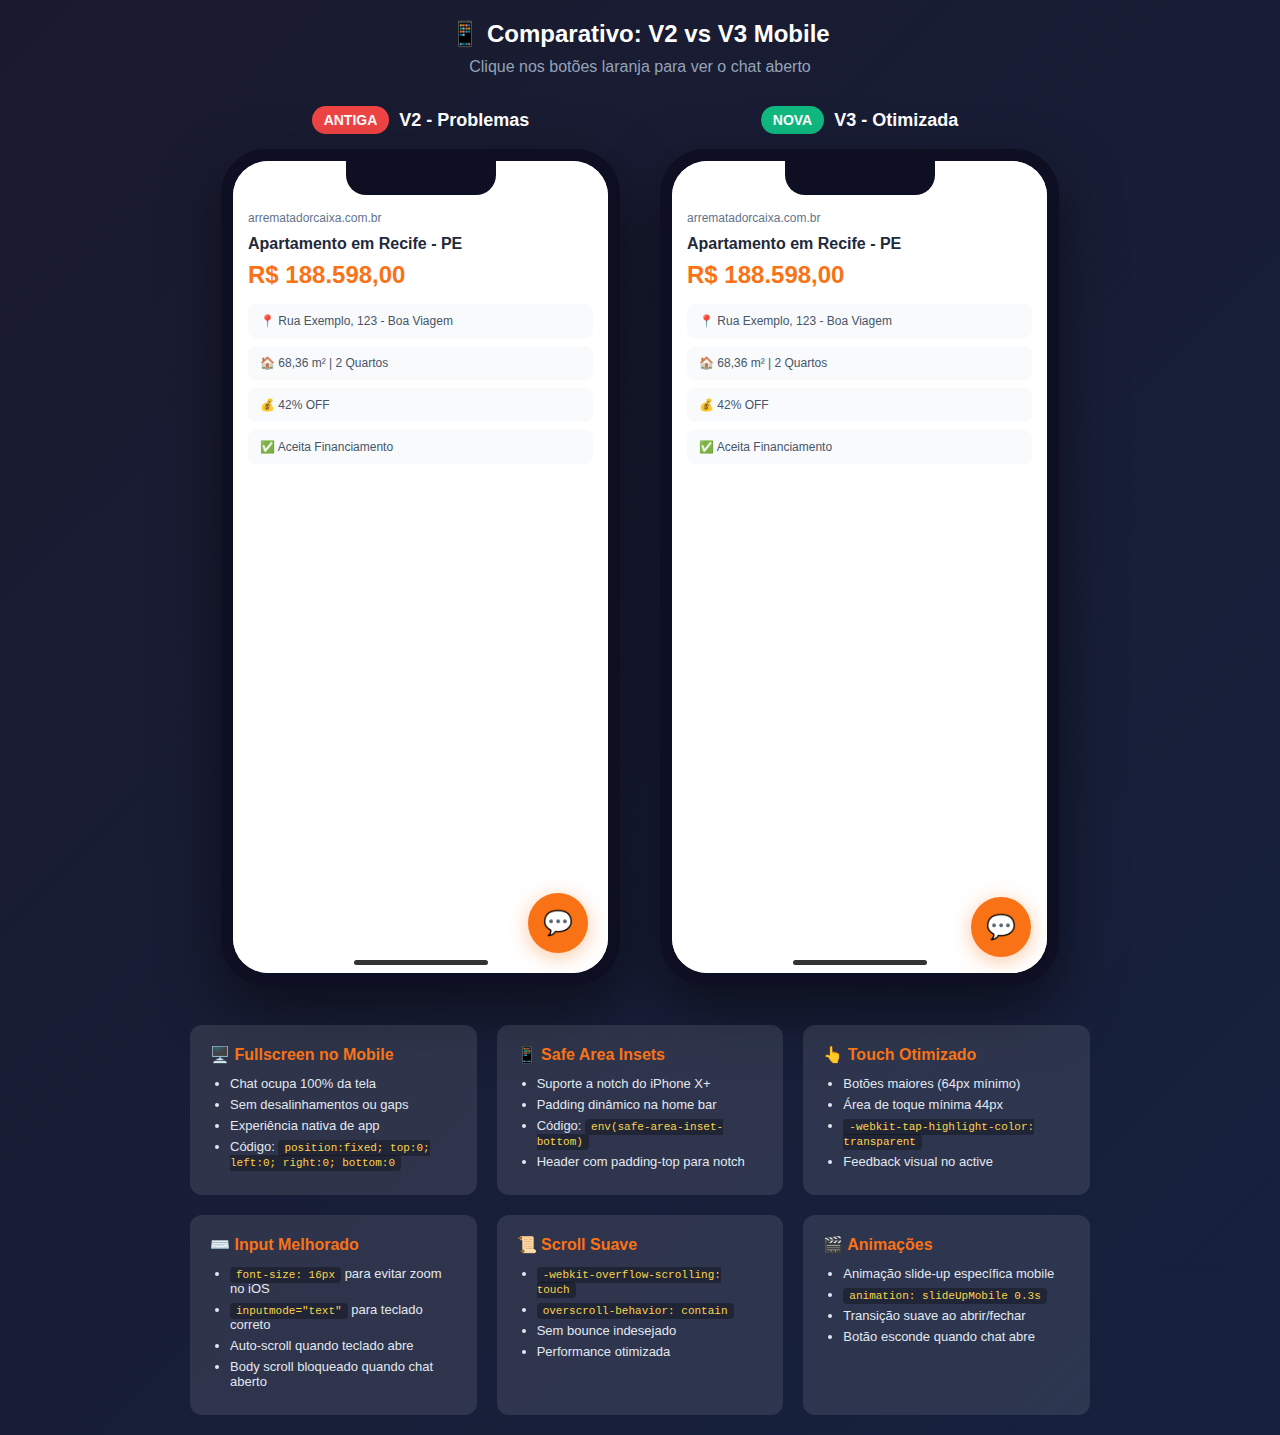
<file: widget/comparativo-v2-v3.html>
<!DOCTYPE html>
<html lang="pt-BR">
<head>
    <meta charset="UTF-8">
    <meta name="viewport" content="width=device-width, initial-scale=1.0">
    <title>Comparativo V2 vs V3 Mobile - Chat Widget</title>
    <style>
        * { margin: 0; padding: 0; box-sizing: border-box; }
        
        body {
            font-family: 'Inter', -apple-system, sans-serif;
            background: linear-gradient(135deg, #1a1a2e 0%, #16213e 100%);
            min-height: 100vh;
            padding: 20px;
        }
        
        h1 {
            color: white;
            text-align: center;
            margin-bottom: 10px;
            font-size: 24px;
        }
        
        .subtitle {
            color: #94a3b8;
            text-align: center;
            margin-bottom: 30px;
        }
        
        .comparison {
            display: flex;
            gap: 40px;
            justify-content: center;
            flex-wrap: wrap;
        }
        
        .version {
            display: flex;
            flex-direction: column;
            align-items: center;
            gap: 15px;
        }
        
        .version-label {
            display: flex;
            align-items: center;
            gap: 10px;
        }
        
        .badge {
            padding: 6px 12px;
            border-radius: 20px;
            font-weight: 600;
            font-size: 14px;
        }
        
        .badge.old {
            background: #ef4444;
            color: white;
        }
        
        .badge.new {
            background: #10b981;
            color: white;
        }
        
        .version-name {
            color: white;
            font-weight: 600;
            font-size: 18px;
        }
        
        .phone-frame {
            background: #0f0f23;
            border-radius: 45px;
            padding: 12px;
            box-shadow: 0 25px 60px rgba(0,0,0,0.5);
        }
        
        .phone-screen {
            width: 375px;
            height: 812px;
            background: #f5f5f5;
            border-radius: 35px;
            overflow: hidden;
            position: relative;
        }
        
        .notch {
            position: absolute;
            top: 0;
            left: 50%;
            transform: translateX(-50%);
            width: 150px;
            height: 34px;
            background: #0f0f23;
            border-radius: 0 0 20px 20px;
            z-index: 50;
        }
        
        .home-bar {
            position: absolute;
            bottom: 8px;
            left: 50%;
            transform: translateX(-50%);
            width: 134px;
            height: 5px;
            background: #333;
            border-radius: 3px;
            z-index: 50;
        }
        
        .page-bg {
            height: 100%;
            background: white;
            padding: 50px 15px 30px;
            overflow-y: auto;
        }
        
        .page-header {
            font-size: 12px;
            color: #64748b;
            margin-bottom: 10px;
        }
        
        .page-title {
            font-size: 16px;
            font-weight: 700;
            color: #1e293b;
            margin-bottom: 8px;
        }
        
        .page-price {
            font-size: 24px;
            font-weight: 700;
            color: #f97316;
            margin-bottom: 15px;
        }
        
        .page-info {
            background: #f8fafc;
            padding: 10px 12px;
            border-radius: 8px;
            margin-bottom: 8px;
            font-size: 12px;
            color: #475569;
        }
        
        /* Widget V2 simulado */
        .widget-v2 {
            position: absolute;
            bottom: 20px;
            right: 20px;
        }
        
        .widget-v2 .toggle {
            width: 60px;
            height: 60px;
            border-radius: 50%;
            background: #f97316;
            display: flex;
            align-items: center;
            justify-content: center;
            box-shadow: 0 4px 20px rgba(249,115,22,0.4);
            cursor: pointer;
            font-size: 24px;
            color: white;
        }
        
        .widget-v2 .chat-open {
            position: fixed;
            bottom: 70px;
            right: -20px;
            width: 100%;
            height: calc(100% - 80px);
            background: white;
            border-radius: 16px 16px 0 0;
            box-shadow: 0 -5px 30px rgba(0,0,0,0.2);
            display: flex;
            flex-direction: column;
        }
        
        /* Widget V3 simulado */
        .widget-v3 {
            position: absolute;
            bottom: 16px;
            right: 16px;
        }
        
        .widget-v3 .toggle {
            width: 60px;
            height: 60px;
            border-radius: 50%;
            background: #f97316;
            display: flex;
            align-items: center;
            justify-content: center;
            box-shadow: 0 4px 20px rgba(249,115,22,0.4);
            cursor: pointer;
            font-size: 24px;
            color: white;
        }
        
        .widget-v3 .chat-open {
            position: fixed;
            top: 0;
            left: 0;
            right: 0;
            bottom: 0;
            width: 100%;
            height: 100%;
            background: white;
            display: flex;
            flex-direction: column;
        }
        
        .chat-header {
            background: #f97316;
            color: white;
            padding: 16px;
            display: flex;
            align-items: center;
            justify-content: space-between;
        }
        
        .chat-header.v3 {
            padding-top: 50px;
        }
        
        .chat-header h3 {
            font-size: 14px;
            font-weight: 600;
        }
        
        .chat-header span {
            font-size: 11px;
            opacity: 0.9;
        }
        
        .chat-messages {
            flex: 1;
            background: #f8fafc;
            padding: 12px;
            overflow-y: auto;
        }
        
        .chat-msg {
            background: white;
            padding: 10px 12px;
            border-radius: 12px;
            border: 1px solid #e2e8f0;
            font-size: 12px;
            max-width: 85%;
            margin-bottom: 10px;
            line-height: 1.4;
        }
        
        .chat-input-area {
            padding: 12px;
            background: white;
            border-top: 1px solid #e2e8f0;
        }
        
        .chat-input-area.v3 {
            padding-bottom: 30px;
        }
        
        .input-row {
            display: flex;
            gap: 8px;
        }
        
        .input-row input {
            flex: 1;
            padding: 10px 14px;
            border: 1px solid #e2e8f0;
            border-radius: 20px;
            font-size: 13px;
        }
        
        .input-row button {
            width: 40px;
            height: 40px;
            border-radius: 50%;
            background: #f97316;
            border: none;
            color: white;
            font-size: 16px;
        }
        
        .wa-btn {
            width: 100%;
            padding: 12px;
            background: #25D366;
            color: white;
            border: none;
            border-radius: 10px;
            font-weight: 600;
            font-size: 12px;
            margin-top: 10px;
        }
        
        /* Issues highlight */
        .issue-box {
            position: absolute;
            background: rgba(239, 68, 68, 0.9);
            color: white;
            padding: 4px 8px;
            border-radius: 4px;
            font-size: 10px;
            font-weight: 600;
            white-space: nowrap;
        }
        
        .issue-1 { bottom: 0; right: 0; }
        .issue-2 { top: 50%; left: 10px; transform: translateY(-50%); }
        
        .fix-box {
            position: absolute;
            background: rgba(16, 185, 129, 0.9);
            color: white;
            padding: 4px 8px;
            border-radius: 4px;
            font-size: 10px;
            font-weight: 600;
            white-space: nowrap;
        }
        
        .fix-1 { top: 40px; left: 10px; }
        .fix-2 { bottom: 20px; left: 10px; }
        
        /* Changes list */
        .changes {
            max-width: 900px;
            margin: 40px auto 0;
            display: grid;
            grid-template-columns: repeat(auto-fit, minmax(280px, 1fr));
            gap: 20px;
        }
        
        .change-card {
            background: rgba(255,255,255,0.1);
            border-radius: 12px;
            padding: 20px;
        }
        
        .change-card h3 {
            color: #f97316;
            font-size: 16px;
            margin-bottom: 12px;
            display: flex;
            align-items: center;
            gap: 8px;
        }
        
        .change-card ul {
            color: #e2e8f0;
            font-size: 13px;
            padding-left: 20px;
        }
        
        .change-card li {
            margin-bottom: 6px;
        }
        
        .change-card code {
            background: rgba(0,0,0,0.3);
            padding: 2px 6px;
            border-radius: 4px;
            font-size: 11px;
            color: #fcd34d;
        }
    </style>
</head>
<body>
    <h1>📱 Comparativo: V2 vs V3 Mobile</h1>
    <p class="subtitle">Clique nos botões laranja para ver o chat aberto</p>
    
    <div class="comparison">
        <!-- V2 -->
        <div class="version">
            <div class="version-label">
                <span class="badge old">ANTIGA</span>
                <span class="version-name">V2 - Problemas</span>
            </div>
            <div class="phone-frame">
                <div class="phone-screen" id="phone-v2">
                    <div class="notch"></div>
                    <div class="page-bg">
                        <div class="page-header">arrematadorcaixa.com.br</div>
                        <div class="page-title">Apartamento em Recife - PE</div>
                        <div class="page-price">R$ 188.598,00</div>
                        <div class="page-info">📍 Rua Exemplo, 123 - Boa Viagem</div>
                        <div class="page-info">🏠 68,36 m² | 2 Quartos</div>
                        <div class="page-info">💰 42% OFF</div>
                        <div class="page-info">✅ Aceita Financiamento</div>
                    </div>
                    <div class="widget-v2" id="widget-v2">
                        <div class="toggle" onclick="toggleV2()">💬</div>
                    </div>
                    <div class="home-bar"></div>
                </div>
            </div>
        </div>
        
        <!-- V3 -->
        <div class="version">
            <div class="version-label">
                <span class="badge new">NOVA</span>
                <span class="version-name">V3 - Otimizada</span>
            </div>
            <div class="phone-frame">
                <div class="phone-screen" id="phone-v3">
                    <div class="notch"></div>
                    <div class="page-bg">
                        <div class="page-header">arrematadorcaixa.com.br</div>
                        <div class="page-title">Apartamento em Recife - PE</div>
                        <div class="page-price">R$ 188.598,00</div>
                        <div class="page-info">📍 Rua Exemplo, 123 - Boa Viagem</div>
                        <div class="page-info">🏠 68,36 m² | 2 Quartos</div>
                        <div class="page-info">💰 42% OFF</div>
                        <div class="page-info">✅ Aceita Financiamento</div>
                    </div>
                    <div class="widget-v3" id="widget-v3">
                        <div class="toggle" onclick="toggleV3()">💬</div>
                    </div>
                    <div class="home-bar"></div>
                </div>
            </div>
        </div>
    </div>
    
    <div class="changes">
        <div class="change-card">
            <h3>🖥️ Fullscreen no Mobile</h3>
            <ul>
                <li>Chat ocupa 100% da tela</li>
                <li>Sem desalinhamentos ou gaps</li>
                <li>Experiência nativa de app</li>
                <li>Código: <code>position:fixed; top:0; left:0; right:0; bottom:0</code></li>
            </ul>
        </div>
        
        <div class="change-card">
            <h3>📱 Safe Area Insets</h3>
            <ul>
                <li>Suporte a notch do iPhone X+</li>
                <li>Padding dinâmico na home bar</li>
                <li>Código: <code>env(safe-area-inset-bottom)</code></li>
                <li>Header com padding-top para notch</li>
            </ul>
        </div>
        
        <div class="change-card">
            <h3>👆 Touch Otimizado</h3>
            <ul>
                <li>Botões maiores (64px mínimo)</li>
                <li>Área de toque mínima 44px</li>
                <li><code>-webkit-tap-highlight-color: transparent</code></li>
                <li>Feedback visual no active</li>
            </ul>
        </div>
        
        <div class="change-card">
            <h3>⌨️ Input Melhorado</h3>
            <ul>
                <li><code>font-size: 16px</code> para evitar zoom no iOS</li>
                <li><code>inputmode="text"</code> para teclado correto</li>
                <li>Auto-scroll quando teclado abre</li>
                <li>Body scroll bloqueado quando chat aberto</li>
            </ul>
        </div>
        
        <div class="change-card">
            <h3>📜 Scroll Suave</h3>
            <ul>
                <li><code>-webkit-overflow-scrolling: touch</code></li>
                <li><code>overscroll-behavior: contain</code></li>
                <li>Sem bounce indesejado</li>
                <li>Performance otimizada</li>
            </ul>
        </div>
        
        <div class="change-card">
            <h3>🎬 Animações</h3>
            <ul>
                <li>Animação slide-up específica mobile</li>
                <li><code>animation: slideUpMobile 0.3s</code></li>
                <li>Transição suave ao abrir/fechar</li>
                <li>Botão esconde quando chat abre</li>
            </ul>
        </div>
    </div>

    <script>
        var v2Open = false;
        var v3Open = false;
        
        function toggleV2() {
            var phone = document.getElementById('phone-v2');
            var widget = document.getElementById('widget-v2');
            
            if (!v2Open) {
                widget.innerHTML = `
                    <div class="chat-open" style="position:absolute;bottom:70px;right:-20px;width:calc(100% + 35px);height:calc(100% - 50px);border-radius:16px 16px 0 0;">
                        <div class="chat-header">
                            <div>
                                <h3>Assistente Arrematador</h3>
                                <span>Especialista em Leilões</span>
                            </div>
                            <span style="cursor:pointer" onclick="toggleV2()">✕</span>
                        </div>
                        <div class="chat-messages">
                            <div class="chat-msg">Olá! 👋 Sou o assistente virtual do Arrematador Caixa.</div>
                        </div>
                        <div class="chat-input-area">
                            <div class="input-row">
                                <input placeholder="Digite sua dúvida...">
                                <button>➤</button>
                            </div>
                            <button class="wa-btn">📱 Falar com Especialista</button>
                        </div>
                        <div class="issue-box issue-1">❌ right:-20px causa overflow</div>
                        <div class="issue-box issue-2">❌ Não é fullscreen</div>
                    </div>
                `;
            } else {
                widget.innerHTML = '<div class="toggle" onclick="toggleV2()">💬</div>';
            }
            v2Open = !v2Open;
        }
        
        function toggleV3() {
            var phone = document.getElementById('phone-v3');
            var widget = document.getElementById('widget-v3');
            
            if (!v3Open) {
                widget.innerHTML = `
                    <div class="chat-open" style="position:absolute;top:0;left:0;right:0;bottom:0;width:100%;height:100%;border-radius:0;">
                        <div class="chat-header v3">
                            <div>
                                <h3>Assistente Arrematador</h3>
                                <span>Especialista em Leilões</span>
                            </div>
                            <span style="cursor:pointer;padding:8px;" onclick="toggleV3()">✕</span>
                        </div>
                        <div class="chat-messages">
                            <div class="chat-msg">Olá! 👋 Sou o assistente virtual do Arrematador Caixa.</div>
                        </div>
                        <div class="chat-input-area v3">
                            <div class="input-row">
                                <input placeholder="Digite sua dúvida...">
                                <button>➤</button>
                            </div>
                            <button class="wa-btn">📱 Falar com Especialista</button>
                        </div>
                        <div class="fix-box fix-1">✅ Safe area no header</div>
                        <div class="fix-box fix-2">✅ Safe area no input</div>
                    </div>
                `;
            } else {
                widget.innerHTML = '<div class="toggle" onclick="toggleV3()">💬</div>';
            }
            v3Open = !v3Open;
        }
    </script>
</body>
</html>
</file>
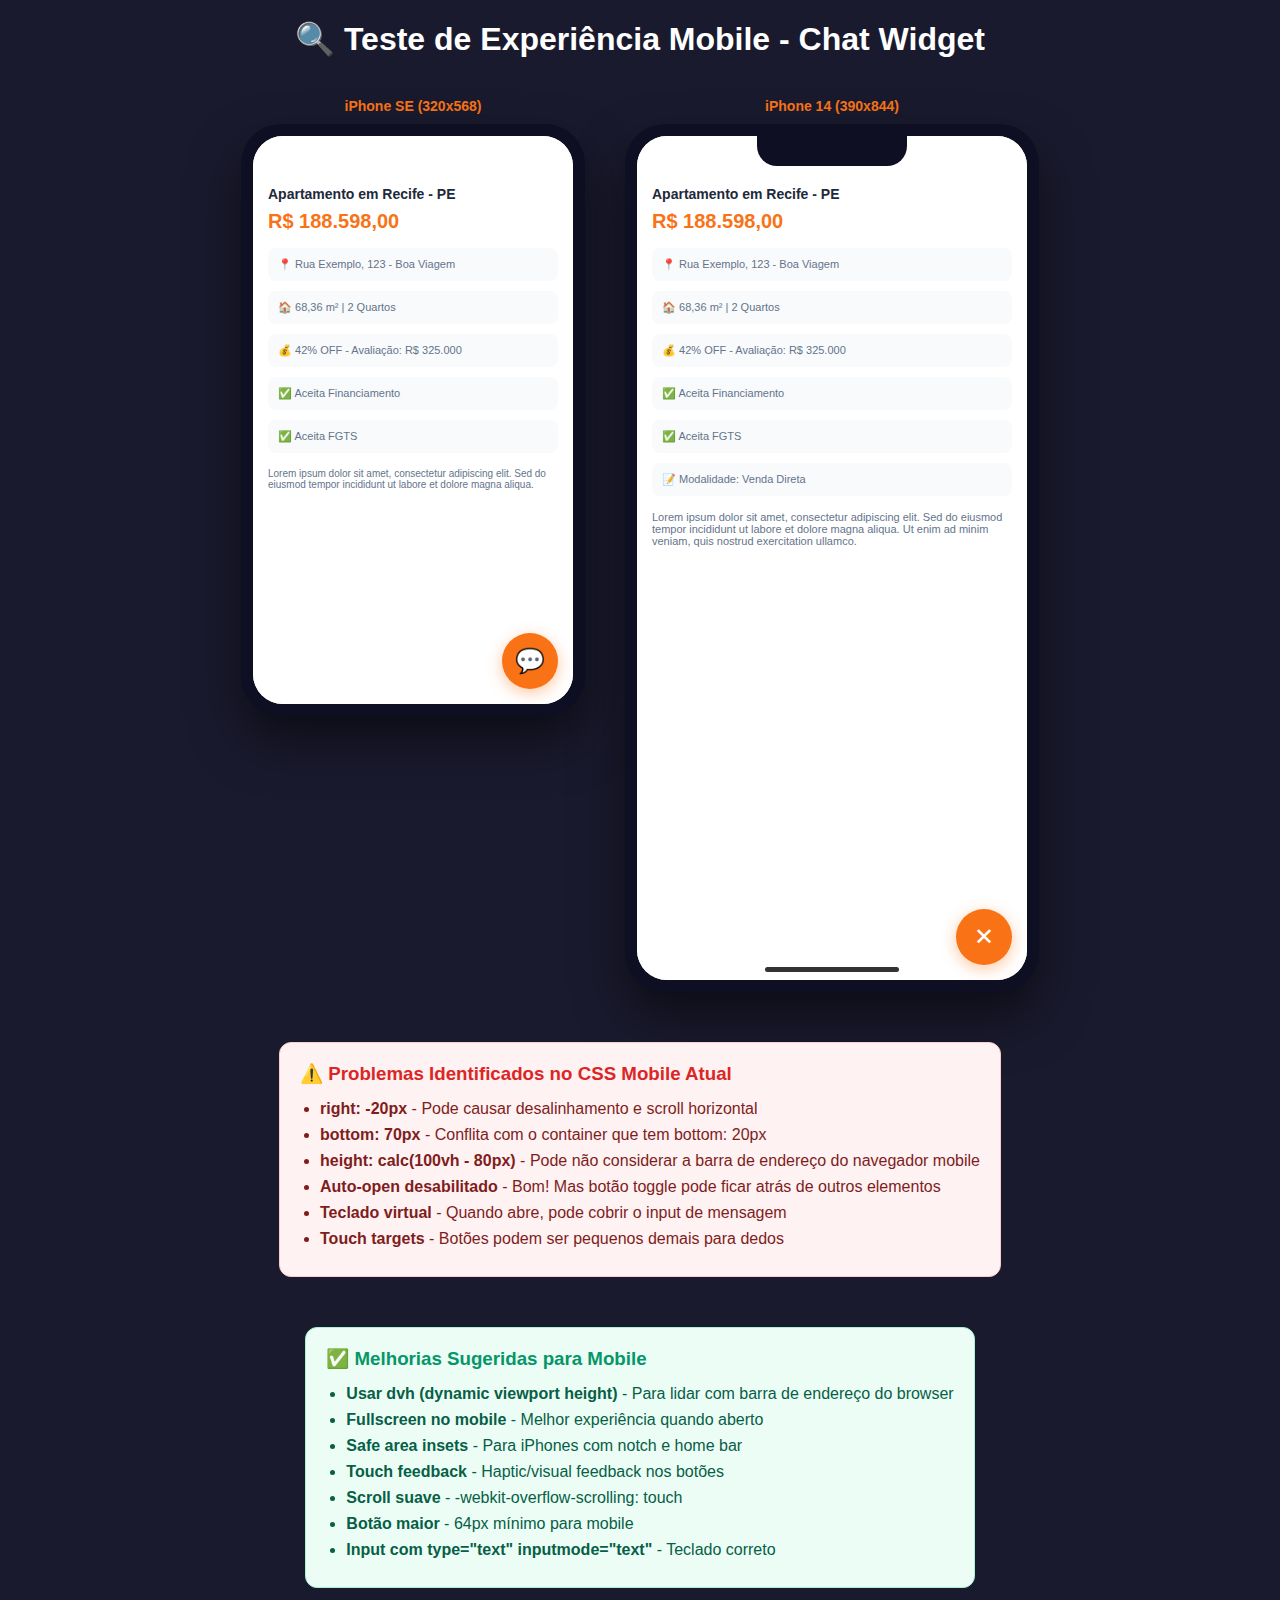
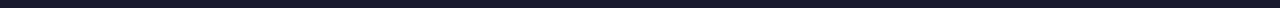
<file: widget/teste-mobile.html>
<!DOCTYPE html>
<html lang="pt-BR">
<head>
    <meta charset="UTF-8">
    <meta name="viewport" content="width=device-width, initial-scale=1.0">
    <title>Teste Mobile - Chat Widget</title>
    <style>
        * {
            margin: 0;
            padding: 0;
            box-sizing: border-box;
        }
        
        body {
            font-family: 'Inter', -apple-system, BlinkMacSystemFont, sans-serif;
            background: #1a1a2e;
            min-height: 100vh;
            padding: 20px;
            display: flex;
            flex-direction: column;
            align-items: center;
            gap: 30px;
        }
        
        h1 {
            color: white;
            text-align: center;
            margin-bottom: 10px;
        }
        
        .devices {
            display: flex;
            gap: 40px;
            flex-wrap: wrap;
            justify-content: center;
        }
        
        .device {
            display: flex;
            flex-direction: column;
            align-items: center;
            gap: 10px;
        }
        
        .device-label {
            color: #f97316;
            font-weight: 600;
            font-size: 14px;
        }
        
        .phone-frame {
            background: #0f0f23;
            border-radius: 40px;
            padding: 12px;
            box-shadow: 0 25px 50px rgba(0,0,0,0.5);
        }
        
        .phone-screen {
            background: #f5f5f5;
            border-radius: 30px;
            overflow: hidden;
            position: relative;
        }
        
        .iphone-se {
            width: 320px;
            height: 568px;
        }
        
        .iphone-14 {
            width: 390px;
            height: 844px;
        }
        
        .notch {
            position: absolute;
            top: 0;
            left: 50%;
            transform: translateX(-50%);
            width: 150px;
            height: 30px;
            background: #0f0f23;
            border-radius: 0 0 20px 20px;
            z-index: 10;
        }
        
        .home-bar {
            position: absolute;
            bottom: 8px;
            left: 50%;
            transform: translateX(-50%);
            width: 134px;
            height: 5px;
            background: #333;
            border-radius: 3px;
            z-index: 10;
        }
        
        /* Simular página do imóvel */
        .page-content {
            padding: 50px 15px 20px;
            background: white;
            height: 100%;
            overflow-y: auto;
            font-size: 12px;
        }
        
        .page-content h2 {
            font-size: 14px;
            color: #1e293b;
            margin-bottom: 8px;
        }
        
        .page-content .price {
            font-size: 20px;
            color: #f97316;
            font-weight: 700;
            margin-bottom: 15px;
        }
        
        .page-content .info {
            background: #f8fafc;
            padding: 10px;
            border-radius: 8px;
            margin-bottom: 10px;
            color: #64748b;
            font-size: 11px;
        }
        
        .issues {
            background: #fef2f2;
            border: 1px solid #fecaca;
            border-radius: 12px;
            padding: 20px;
            margin-top: 20px;
            max-width: 800px;
        }
        
        .issues h3 {
            color: #dc2626;
            margin-bottom: 15px;
        }
        
        .issues ul {
            color: #7f1d1d;
            padding-left: 20px;
        }
        
        .issues li {
            margin-bottom: 8px;
        }
        
        .improvements {
            background: #ecfdf5;
            border: 1px solid #a7f3d0;
            border-radius: 12px;
            padding: 20px;
            margin-top: 20px;
            max-width: 800px;
        }
        
        .improvements h3 {
            color: #059669;
            margin-bottom: 15px;
        }
        
        .improvements ul {
            color: #065f46;
            padding-left: 20px;
        }
        
        .improvements li {
            margin-bottom: 8px;
        }
    </style>
</head>
<body>
    <h1>🔍 Teste de Experiência Mobile - Chat Widget</h1>
    
    <div class="devices">
        <!-- iPhone SE (pequeno) -->
        <div class="device">
            <span class="device-label">iPhone SE (320x568)</span>
            <div class="phone-frame">
                <div class="phone-screen iphone-se">
                    <div class="page-content">
                        <h2>Apartamento em Recife - PE</h2>
                        <div class="price">R$ 188.598,00</div>
                        <div class="info">📍 Rua Exemplo, 123 - Boa Viagem</div>
                        <div class="info">🏠 68,36 m² | 2 Quartos</div>
                        <div class="info">💰 42% OFF - Avaliação: R$ 325.000</div>
                        <div class="info">✅ Aceita Financiamento</div>
                        <div class="info">✅ Aceita FGTS</div>
                        <p style="color: #64748b; margin-top: 15px; font-size: 10px;">
                            Lorem ipsum dolor sit amet, consectetur adipiscing elit. 
                            Sed do eiusmod tempor incididunt ut labore et dolore magna aliqua.
                        </p>
                    </div>
                    <!-- Widget será injetado aqui -->
                    <div id="chat-container-se"></div>
                </div>
            </div>
        </div>
        
        <!-- iPhone 14 (médio) -->
        <div class="device">
            <span class="device-label">iPhone 14 (390x844)</span>
            <div class="phone-frame">
                <div class="phone-screen iphone-14">
                    <div class="notch"></div>
                    <div class="page-content" style="padding-top: 50px;">
                        <h2>Apartamento em Recife - PE</h2>
                        <div class="price">R$ 188.598,00</div>
                        <div class="info">📍 Rua Exemplo, 123 - Boa Viagem</div>
                        <div class="info">🏠 68,36 m² | 2 Quartos</div>
                        <div class="info">💰 42% OFF - Avaliação: R$ 325.000</div>
                        <div class="info">✅ Aceita Financiamento</div>
                        <div class="info">✅ Aceita FGTS</div>
                        <div class="info">📝 Modalidade: Venda Direta</div>
                        <p style="color: #64748b; margin-top: 15px; font-size: 11px;">
                            Lorem ipsum dolor sit amet, consectetur adipiscing elit. 
                            Sed do eiusmod tempor incididunt ut labore et dolore magna aliqua.
                            Ut enim ad minim veniam, quis nostrud exercitation ullamco.
                        </p>
                    </div>
                    <div class="home-bar"></div>
                    <!-- Widget será injetado aqui -->
                    <div id="chat-container-14"></div>
                </div>
            </div>
        </div>
    </div>
    
    <div class="issues">
        <h3>⚠️ Problemas Identificados no CSS Mobile Atual</h3>
        <ul>
            <li><strong>right: -20px</strong> - Pode causar desalinhamento e scroll horizontal</li>
            <li><strong>bottom: 70px</strong> - Conflita com o container que tem bottom: 20px</li>
            <li><strong>height: calc(100vh - 80px)</strong> - Pode não considerar a barra de endereço do navegador mobile</li>
            <li><strong>Auto-open desabilitado</strong> - Bom! Mas botão toggle pode ficar atrás de outros elementos</li>
            <li><strong>Teclado virtual</strong> - Quando abre, pode cobrir o input de mensagem</li>
            <li><strong>Touch targets</strong> - Botões podem ser pequenos demais para dedos</li>
        </ul>
    </div>
    
    <div class="improvements">
        <h3>✅ Melhorias Sugeridas para Mobile</h3>
        <ul>
            <li><strong>Usar dvh (dynamic viewport height)</strong> - Para lidar com barra de endereço do browser</li>
            <li><strong>Fullscreen no mobile</strong> - Melhor experiência quando aberto</li>
            <li><strong>Safe area insets</strong> - Para iPhones com notch e home bar</li>
            <li><strong>Touch feedback</strong> - Haptic/visual feedback nos botões</li>
            <li><strong>Scroll suave</strong> - -webkit-overflow-scrolling: touch</li>
            <li><strong>Botão maior</strong> - 64px mínimo para mobile</li>
            <li><strong>Input com type="text" inputmode="text"</strong> - Teclado correto</li>
        </ul>
    </div>

    <!-- Widget simulado para demonstração -->
    <script>
    // Simular o widget nas duas telas
    function createMiniWidget(containerId, isOpen) {
        var container = document.getElementById(containerId);
        if (!container) return;
        
        var widgetHTML = `
        <div style="
            position: absolute;
            bottom: 15px;
            right: 15px;
            z-index: 100;
        ">
            ${isOpen ? `
            <div style="
                position: absolute;
                bottom: 65px;
                right: 0;
                width: calc(100% + 15px);
                max-width: 100%;
                height: calc(100% - 60px);
                background: white;
                border-radius: 16px 16px 0 0;
                box-shadow: 0 -5px 30px rgba(0,0,0,0.2);
                display: flex;
                flex-direction: column;
                overflow: hidden;
            ">
                <!-- Header -->
                <div style="
                    background: #f97316;
                    color: white;
                    padding: 12px 16px;
                    display: flex;
                    align-items: center;
                    gap: 10px;
                ">
                    <div style="flex: 1;">
                        <div style="font-weight: 600; font-size: 14px;">Assistente Arrematador</div>
                        <div style="font-size: 11px; opacity: 0.9;">Especialista em Leilões</div>
                    </div>
                    <span style="cursor: pointer;">✕</span>
                </div>
                
                <!-- Messages -->
                <div style="
                    flex: 1;
                    padding: 12px;
                    background: #f8fafc;
                    overflow-y: auto;
                    font-size: 12px;
                ">
                    <div style="
                        background: white;
                        padding: 10px 12px;
                        border-radius: 12px;
                        border: 1px solid #e2e8f0;
                        max-width: 85%;
                        margin-bottom: 10px;
                    ">
                        Olá! 👋 Sou o assistente virtual do Arrematador Caixa. Como posso ajudar você com este imóvel?
                    </div>
                </div>
                
                <!-- Input -->
                <div style="
                    padding: 12px;
                    background: white;
                    border-top: 1px solid #e2e8f0;
                ">
                    <div style="display: flex; gap: 8px;">
                        <input type="text" placeholder="Digite sua dúvida..." style="
                            flex: 1;
                            padding: 10px 14px;
                            border: 1px solid #e2e8f0;
                            border-radius: 20px;
                            font-size: 13px;
                        ">
                        <button style="
                            width: 40px;
                            height: 40px;
                            border-radius: 50%;
                            background: #f97316;
                            border: none;
                            color: white;
                            font-size: 16px;
                        ">➤</button>
                    </div>
                    <button style="
                        width: 100%;
                        margin-top: 10px;
                        padding: 10px;
                        background: #25D366;
                        color: white;
                        border: none;
                        border-radius: 10px;
                        font-weight: 600;
                        font-size: 12px;
                    ">📱 Falar com Especialista</button>
                </div>
            </div>
            ` : ''}
            
            <!-- Toggle button -->
            <div style="
                width: 56px;
                height: 56px;
                border-radius: 50%;
                background: #f97316;
                display: flex;
                align-items: center;
                justify-content: center;
                box-shadow: 0 4px 15px rgba(249, 115, 22, 0.4);
                cursor: pointer;
                color: white;
                font-size: 24px;
            ">
                ${isOpen ? '✕' : '💬'}
            </div>
        </div>
        `;
        
        container.innerHTML = widgetHTML;
    }
    
    // iPhone SE - mostrar fechado
    createMiniWidget('chat-container-se', false);
    
    // iPhone 14 - mostrar aberto
    createMiniWidget('chat-container-14', true);
    </script>
</body>
</html>
</file>
